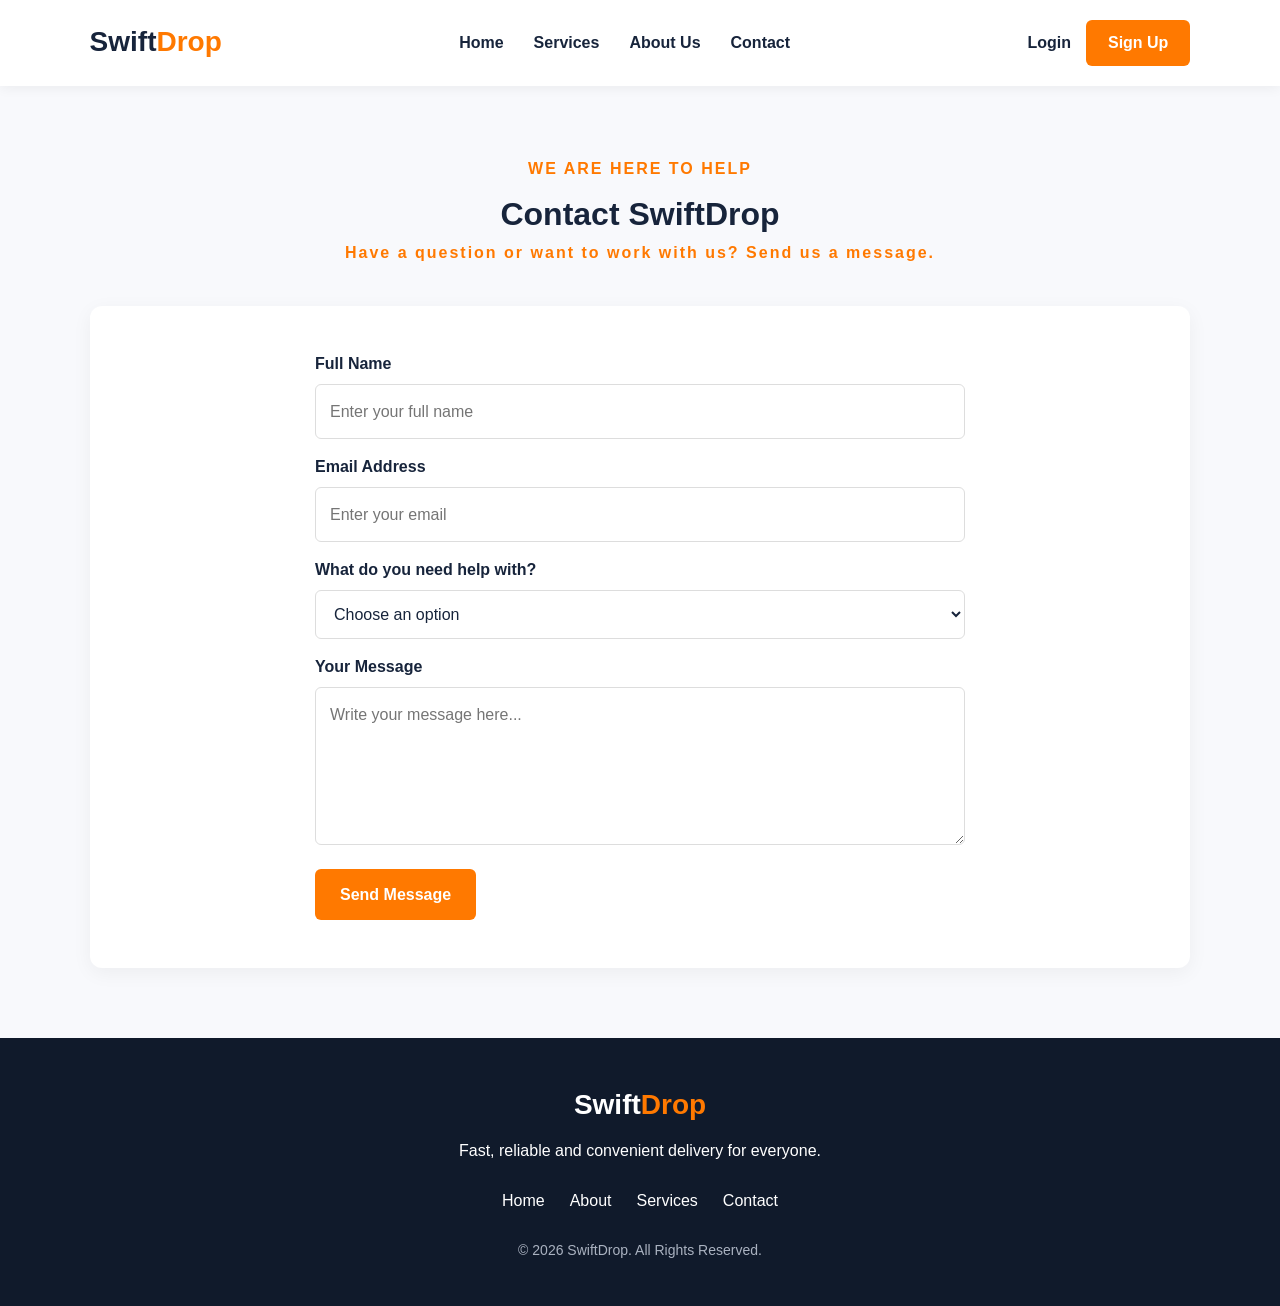
<file: contact.html>
<!DOCTYPE html>
<html lang="en">
<head>
    <meta charset="UTF-8">
    <meta name="viewport" content="width=device-width, initial-scale=1.0">
    <title>Contact Us | SwiftDrop</title>
    <link rel="stylesheet" href="style.css">
</head>
<body>

<header class="navbar">
    <div class="logo"><a href="index.html">Swift<span>Drop</span></a></div>

    <nav>
        <ul>
            <li><a href="index.html">Home</a></li>
            <li><a href="services.html">Services</a></li>
            <li><a href="about.html">About Us</a></li>
            <li><a href="contact.html">Contact</a></li>
        </ul>
    </nav>

    <div class="nav-buttons">
        <a href="contact.html?topic=login" class="login-btn">Login</a>
        <a href="contact.html?topic=signup" class="signup-btn">Sign Up</a>
    </div>
</header>

<section class="services">
    <div class="section-heading">
        <p>WE ARE HERE TO HELP</p>
        <h2>Contact SwiftDrop</h2>
        <p>Have a question or want to work with us? Send us a message.</p>
    </div>

    <div class="service-card">
        <form id="contactForm">

            <label for="name">Full Name</label>
            <input type="text" id="name" name="name"
                   placeholder="Enter your full name" required>

            <label for="email">Email Address</label>
            <input type="email" id="email" name="email"
                   placeholder="Enter your email" required>

            <label for="topic">What do you need help with?</label>
            <select id="topic" name="topic" required>
                <option value="">Choose an option</option>
                <option value="food">Food Delivery</option>
                <option value="parcel">Parcel Delivery</option>
                <option value="groceries">Grocery Shopping</option>
                <option value="partnership">Business Partnership</option>
                <option value="other">Other Enquiry</option>
            </select>

            <label for="message">Your Message</label>
            <textarea id="message" name="message"
                      rows="5" placeholder="Write your message here..."
                      required></textarea>

            <button type="submit" class="primary-btn">
                Send Message
            </button>

            <p id="formMessage" role="status"></p>

        </form>
    </div>
</section>

<footer class="footer">
    <div class="footer-logo">Swift<span>Drop</span></div>
    <p>Fast, reliable and convenient delivery for everyone.</p>
    <div class="footer-links">
        <a href="index.html">Home</a>
        <a href="about.html">About</a>
        <a href="services.html">Services</a>
        <a href="contact.html">Contact</a>
    </div>
    <p class="copyright">&copy; 2026 SwiftDrop. All Rights Reserved.</p>
</footer>

<script src="script.js"></script>
</body>
</html>
</file>
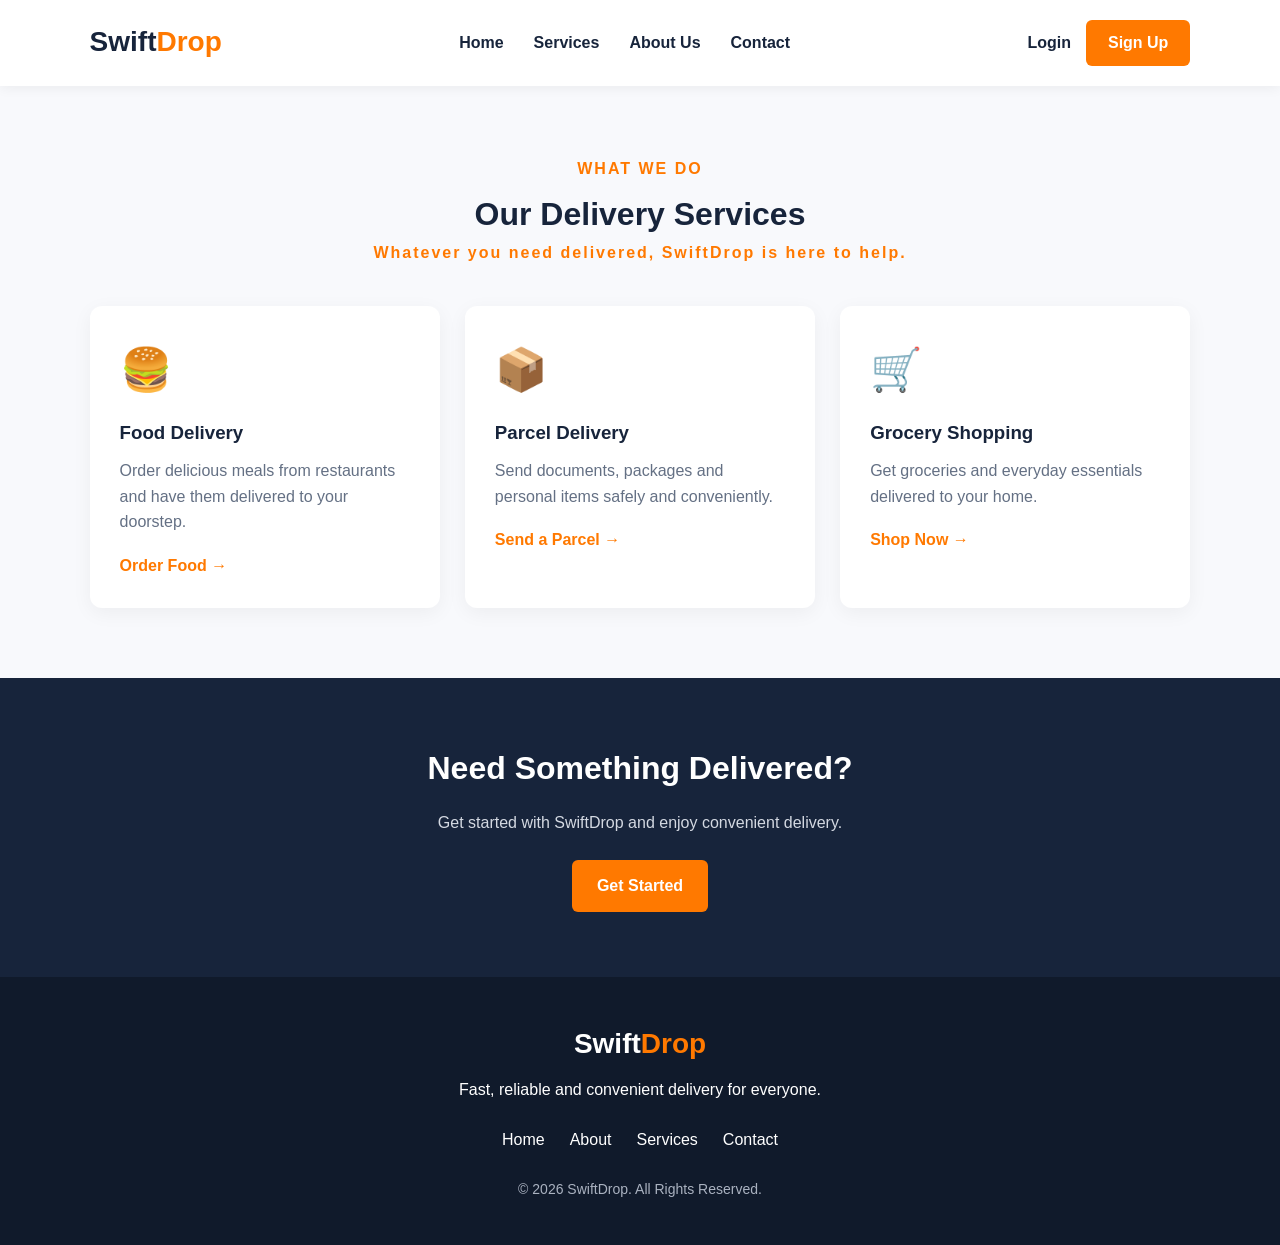
<file: services.html>
<!DOCTYPE html>
<html lang="en">
<head>
    <meta charset="UTF-8">
    <meta name="viewport" content="width=device-width, initial-scale=1.0">
    <title>Our Services | SwiftDrop</title>
    <link rel="stylesheet" href="style.css">
</head>
<body>

<header class="navbar">
    <div class="logo"><a href="index.html">Swift<span>Drop</span></a></div>

    <nav>
        <ul>
            <li><a href="index.html">Home</a></li>
            <li><a href="services.html">Services</a></li>
            <li><a href="about.html">About Us</a></li>
            <li><a href="contact.html">Contact</a></li>
        </ul>
    </nav>

    <div class="nav-buttons">
        <a href="contact.html?topic=login" class="login-btn">Login</a>
        <a href="contact.html?topic=signup" class="signup-btn">Sign Up</a>
    </div>
</header>

<section class="services" id="our-services">
    <div class="section-heading">
        <p>WHAT WE DO</p>
        <h2>Our Delivery Services</h2>
        <p>Whatever you need delivered, SwiftDrop is here to help.</p>
    </div>

    <div class="service-container">

        <div class="service-card" id="food">
            <div class="service-icon">🍔</div>
            <h3>Food Delivery</h3>
            <p>Order delicious meals from restaurants and have them delivered to your doorstep.</p>
            <a href="contact.html?topic=food">Order Food →</a>
        </div>

        <div class="service-card" id="parcel">
            <div class="service-icon">📦</div>
            <h3>Parcel Delivery</h3>
            <p>Send documents, packages and personal items safely and conveniently.</p>
            <a href="contact.html?topic=parcel">Send a Parcel →</a>
        </div>

        <div class="service-card" id="groceries">
            <div class="service-icon">🛒</div>
            <h3>Grocery Shopping</h3>
            <p>Get groceries and everyday essentials delivered to your home.</p>
            <a href="contact.html?topic=groceries">Shop Now →</a>
        </div>

    </div>
</section>

<section class="partner">
    <h2>Need Something Delivered?</h2>
    <p>Get started with SwiftDrop and enjoy convenient delivery.</p>
    <a href="contact.html?topic=delivery" class="primary-btn">Get Started</a>
</section>

<footer class="footer">
    <div class="footer-logo">Swift<span>Drop</span></div>
    <p>Fast, reliable and convenient delivery for everyone.</p>
    <div class="footer-links">
        <a href="index.html">Home</a>
        <a href="about.html">About</a>
        <a href="services.html">Services</a>
        <a href="contact.html">Contact</a>
    </div>
    <p class="copyright">&copy; 2026 SwiftDrop. All Rights Reserved.</p>
</footer>

<script src="script.js"></script>
</body>
</html>
</file>
<file: style.css>
/* =========================================
   SWIFTDROP - GENERAL SETTINGS
========================================= */

* {
    margin: 0;
    padding: 0;
    box-sizing: border-box;
    font-family: Arial, sans-serif;
}

html {
    scroll-behavior: smooth;
    scroll-padding-top: 100px;
}

body {
    background: #ffffff;
    color: #17243b;
    line-height: 1.6;
}

a {
    text-decoration: none;
    color: inherit;
}

button,
input,
textarea,
select {
    font: inherit;
}


/* =========================================
   NAVIGATION BAR
========================================= */

.navbar {
    display: flex;
    justify-content: space-between;
    align-items: center;
    padding: 20px 7%;
    background: #ffffff;
    box-shadow: 0 2px 12px rgba(0, 0, 0, 0.06);
    position: sticky;
    top: 0;
    z-index: 1000;
}

.logo,
.footer-logo {
    font-size: 28px;
    font-weight: bold;
    color: #17243b;
}

.logo span,
.footer-logo span {
    color: #ff7900;
}

.navbar ul {
    display: flex;
    list-style: none;
    gap: 30px;
}

.navbar ul a {
    color: #17243b;
    font-weight: 600;
    transition: 0.3s;
}

.navbar ul a:hover {
    color: #ff7900;
}

.nav-buttons {
    display: flex;
    align-items: center;
    gap: 15px;
}

.login-btn {
    color: #17243b;
    font-weight: bold;
}

.signup-btn {
    background: #ff7900;
    color: white;
    padding: 10px 22px;
    border-radius: 6px;
    font-weight: bold;
    transition: 0.3s;
}

.signup-btn:hover {
    background: #df6500;
}


/* =========================================
   BUTTONS
========================================= */

.primary-btn,
.secondary-btn {
    display: inline-block;
    padding: 13px 25px;
    border-radius: 6px;
    font-weight: bold;
    transition: 0.3s;
    cursor: pointer;
}

.primary-btn {
    background: #ff7900;
    color: white;
    border: none;
}

.primary-btn:hover {
    background: #df6500;
    transform: translateY(-2px);
}

.secondary-btn {
    border: 2px solid #17243b;
    color: #17243b;
}

.secondary-btn:hover {
    background: #17243b;
    color: white;
}


/* =========================================
   HERO SECTION
========================================= */

.hero {
    display: flex;
    align-items: center;
    justify-content: space-between;
    padding: 80px 7%;
    gap: 40px;
    background: #fff8f1;
}

.hero-content {
    flex: 1;
}

.tagline {
    color: #ff7900;
    font-weight: bold;
    letter-spacing: 2px;
    margin-bottom: 15px;
}

.hero h1 {
    font-size: 48px;
    line-height: 1.2;
    margin-bottom: 20px;
    color: #17243b;
}

.hero h1 span {
    color: #ff7900;
    display: block;
}

.hero-content > p:not(.tagline) {
    color: #647084;
    max-width: 550px;
    margin-bottom: 30px;
}

.hero-buttons {
    display: flex;
    gap: 15px;
    flex-wrap: wrap;
}

.hero-image {
    flex: 1;
}

.hero-image img {
    width: 100%;
    max-width: 550px;
    height: 380px;
    object-fit: cover;
    border-radius: 15px;
    box-shadow: 0 12px 30px rgba(0, 0, 0, 0.12);
}


/* =========================================
   SEARCH SECTION
========================================= */

.search-section {
    text-align: center;
    padding: 55px 7%;
}

.search-section h2 {
    margin-bottom: 10px;
    font-size: 28px;
}

.search-section > p {
    color: #647084;
    margin-bottom: 22px;
}

.search-box {
    display: flex;
    max-width: 650px;
    margin: auto;
    gap: 10px;
}

.search-box input {
    flex: 1;
    min-width: 0;
    padding: 16px;
    border: 1px solid #ddd;
    border-radius: 6px;
    font-size: 15px;
    outline: none;
}

.search-box input:focus {
    border-color: #ff7900;
    box-shadow: 0 0 0 3px rgba(255, 121, 0, 0.12);
}

.search-box button {
    background: #ff7900;
    color: white;
    border: none;
    padding: 15px 25px;
    border-radius: 6px;
    cursor: pointer;
    font-weight: bold;
    transition: 0.3s;
}

.search-box button:hover {
    background: #df6500;
}


/* =========================================
   SERVICES SECTION
========================================= */

.services,
.why-us {
    padding: 70px 7%;
    background: #f8f9fc;
}

.section-heading {
    text-align: center;
    margin-bottom: 40px;
}

.section-heading p {
    color: #ff7900;
    font-weight: bold;
    letter-spacing: 2px;
}

.section-heading h2 {
    font-size: 32px;
    margin-top: 8px;
}

.service-container {
    display: grid;
    grid-template-columns: repeat(3, 1fr);
    gap: 25px;
}

.service-card {
    background: white;
    padding: 30px;
    border-radius: 12px;
    box-shadow: 0 5px 20px rgba(0, 0, 0, 0.05);
    transition: 0.3s;
}

.service-card:hover {
    transform: translateY(-8px);
    box-shadow: 0 12px 25px rgba(0, 0, 0, 0.1);
}

.service-icon {
    font-size: 42px;
    margin-bottom: 15px;
}

.service-card h3 {
    margin-bottom: 10px;
}

.service-card p {
    color: #647084;
    margin-bottom: 18px;
}

.service-card a {
    color: #ff7900;
    font-weight: bold;
}

.service-card a:hover {
    color: #df6500;
}


/* =========================================
   WHY CHOOSE US
========================================= */

.why-us {
    background: white;
}

.benefits {
    display: grid;
    grid-template-columns: repeat(3, 1fr);
    gap: 25px;
}

.benefit {
    padding: 25px;
    background: #fff8f1;
    border-radius: 10px;
    text-align: center;
}

.benefit h3 {
    margin-bottom: 12px;
}

.benefit p {
    color: #647084;
}


/* =========================================
   PARTNERSHIP SECTION
========================================= */

.partner {
    background: #17243b;
    color: white;
    padding: 65px 7%;
    text-align: center;
}

.partner h2 {
    font-size: 32px;
    margin-bottom: 15px;
}

.partner p {
    max-width: 650px;
    margin: 0 auto 25px;
    color: #d4d9e2;
}


/* =========================================
   CONTACT PAGE
========================================= */

#contactForm {
    max-width: 650px;
    margin: 0 auto;
}

#contactForm label {
    display: block;
    margin: 15px 0 7px;
    font-weight: bold;
    color: #17243b;
}

#contactForm input,
#contactForm select,
#contactForm textarea {
    display: block;
    width: 100%;
    padding: 14px;
    border: 1px solid #ddd;
    border-radius: 6px;
    background: #ffffff;
    color: #17243b;
    outline: none;
    margin-bottom: 12px;
}

#contactForm input:focus,
#contactForm select:focus,
#contactForm textarea:focus {
    border-color: #ff7900;
    box-shadow: 0 0 0 3px rgba(255, 121, 0, 0.12);
}

#contactForm textarea {
    resize: vertical;
    min-height: 120px;
}

#contactForm button {
    margin-top: 12px;
}

#formMessage {
    margin-top: 15px;
    color: #187a42;
    font-weight: bold;
}


/* =========================================
   FOOTER
========================================= */

.footer {
    background: #101a2b;
    color: white;
    text-align: center;
    padding: 45px 7%;
}

.footer-logo {
    color: white;
    margin-bottom: 10px;
}

.footer-links {
    display: flex;
    justify-content: center;
    gap: 25px;
    margin: 25px 0;
    flex-wrap: wrap;
}

.footer-links a {
    color: white;
    transition: 0.3s;
}

.footer-links a:hover {
    color: #ff7900;
}

.copyright {
    color: #aab2c0;
    font-size: 14px;
    margin-top: 25px;
}


/* =========================================
   TABLET RESPONSIVENESS
========================================= */

@media (max-width: 900px) {

    .navbar {
        padding: 18px 4%;
    }

    .navbar ul {
        gap: 15px;
    }

    .hero {
        padding: 60px 5%;
    }

    .hero h1 {
        font-size: 38px;
    }

    .service-container,
    .benefits {
        grid-template-columns: repeat(2, 1fr);
    }

}


/* =========================================
   MOBILE RESPONSIVENESS
========================================= */

@media (max-width: 650px) {

    .navbar {
        flex-wrap: wrap;
        gap: 15px;
    }

    .navbar nav {
        order: 3;
        width: 100%;
    }

    .navbar ul {
        justify-content: center;
        gap: 18px;
        flex-wrap: wrap;
    }

    .nav-buttons {
        gap: 10px;
    }

    .hero {
        flex-direction: column;
        text-align: center;
        padding: 50px 6%;
    }

    .hero h1 {
        font-size: 34px;
    }

    .hero-content > p:not(.tagline) {
        margin-left: auto;
        margin-right: auto;
    }

    .hero-buttons {
        justify-content: center;
    }

    .hero-image img {
        height: 260px;
    }

    .search-box {
        flex-direction: column;
    }

    .search-box button {
        width: 100%;
    }

    .service-container,
    .benefits {
        grid-template-columns: 1fr;
    }

    .section-heading h2,
    .partner h2 {
        font-size: 26px;
    }

    .footer-links {
        gap: 15px;
    }

}


/* =========================================
   SMALL PHONE RESPONSIVENESS
========================================= */

@media (max-width: 400px) {

    .logo,
    .footer-logo {
        font-size: 24px;
    }

    .navbar ul {
        gap: 12px;
    }

    .hero h1 {
        font-size: 29px;
    }

    .services,
    .why-us {
        padding: 50px 5%;
    }

    .service-card {
        padding: 22px;
    }

}
</file>
